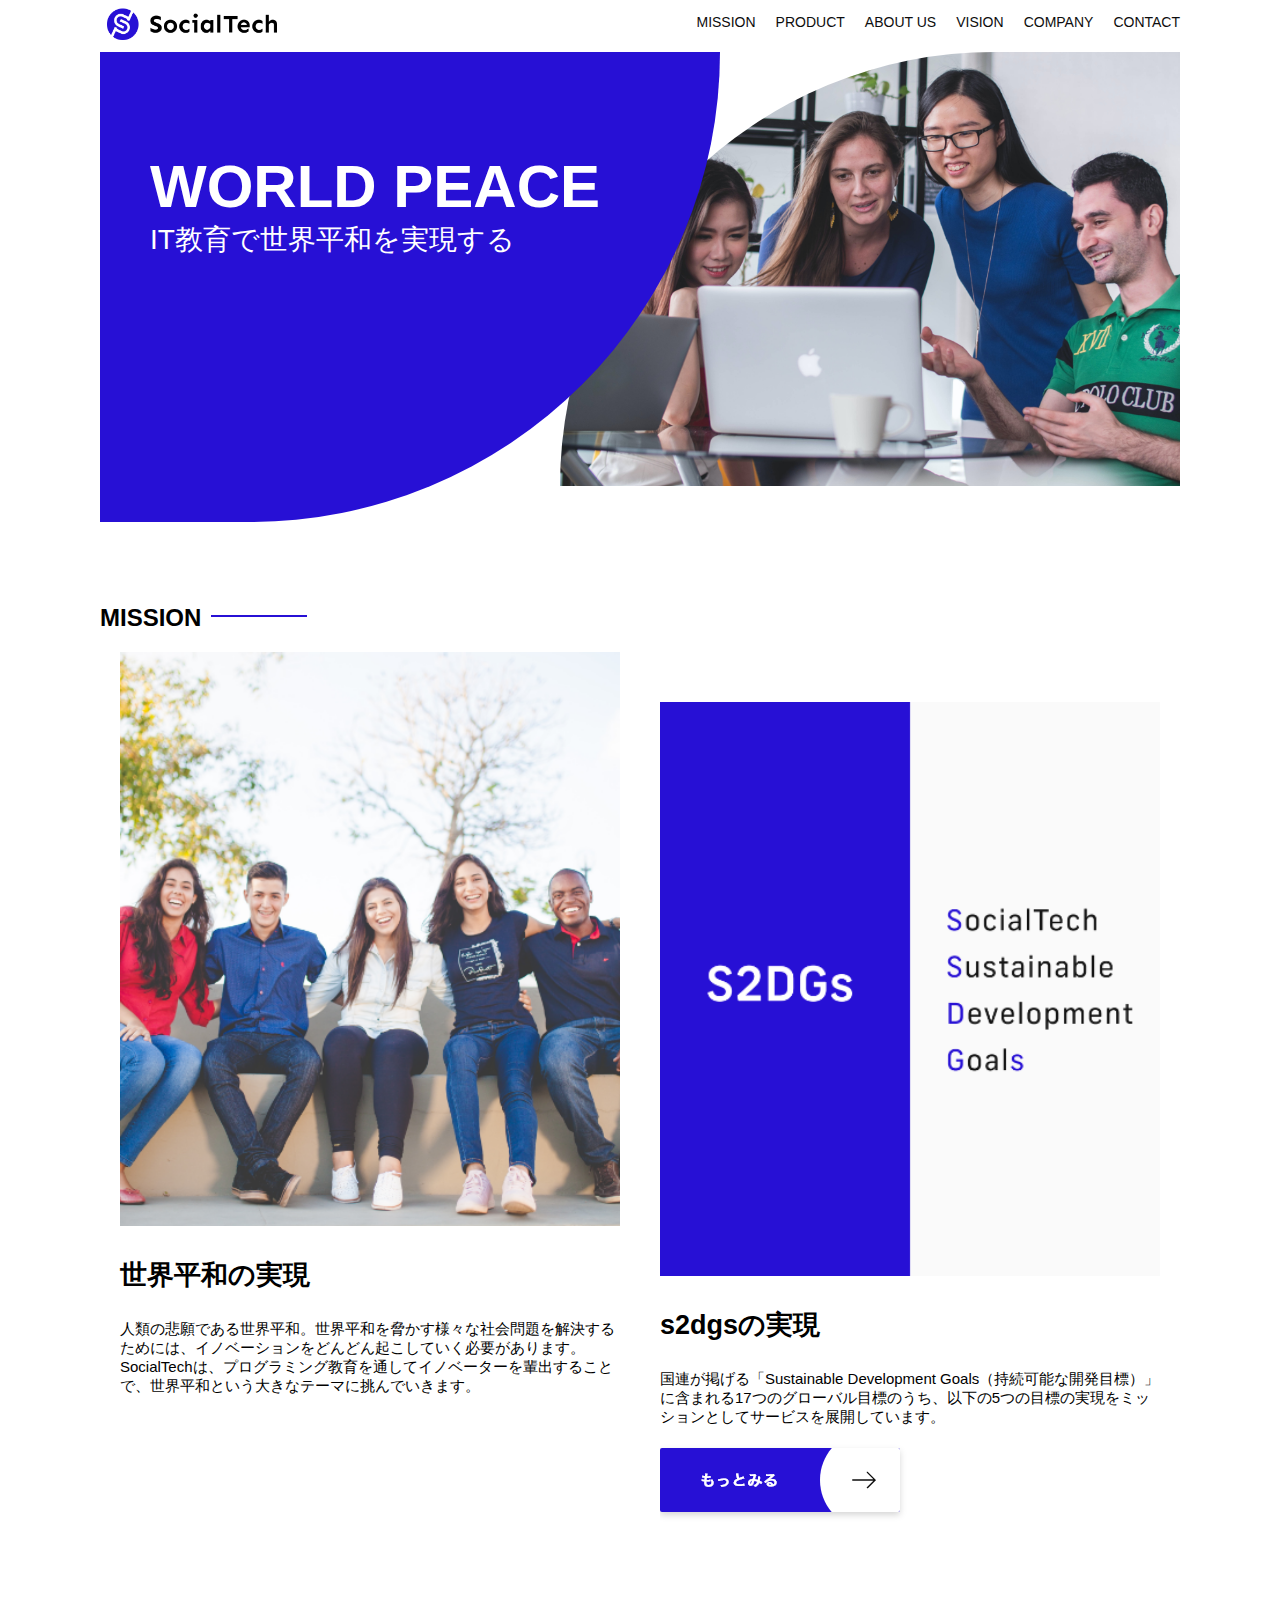
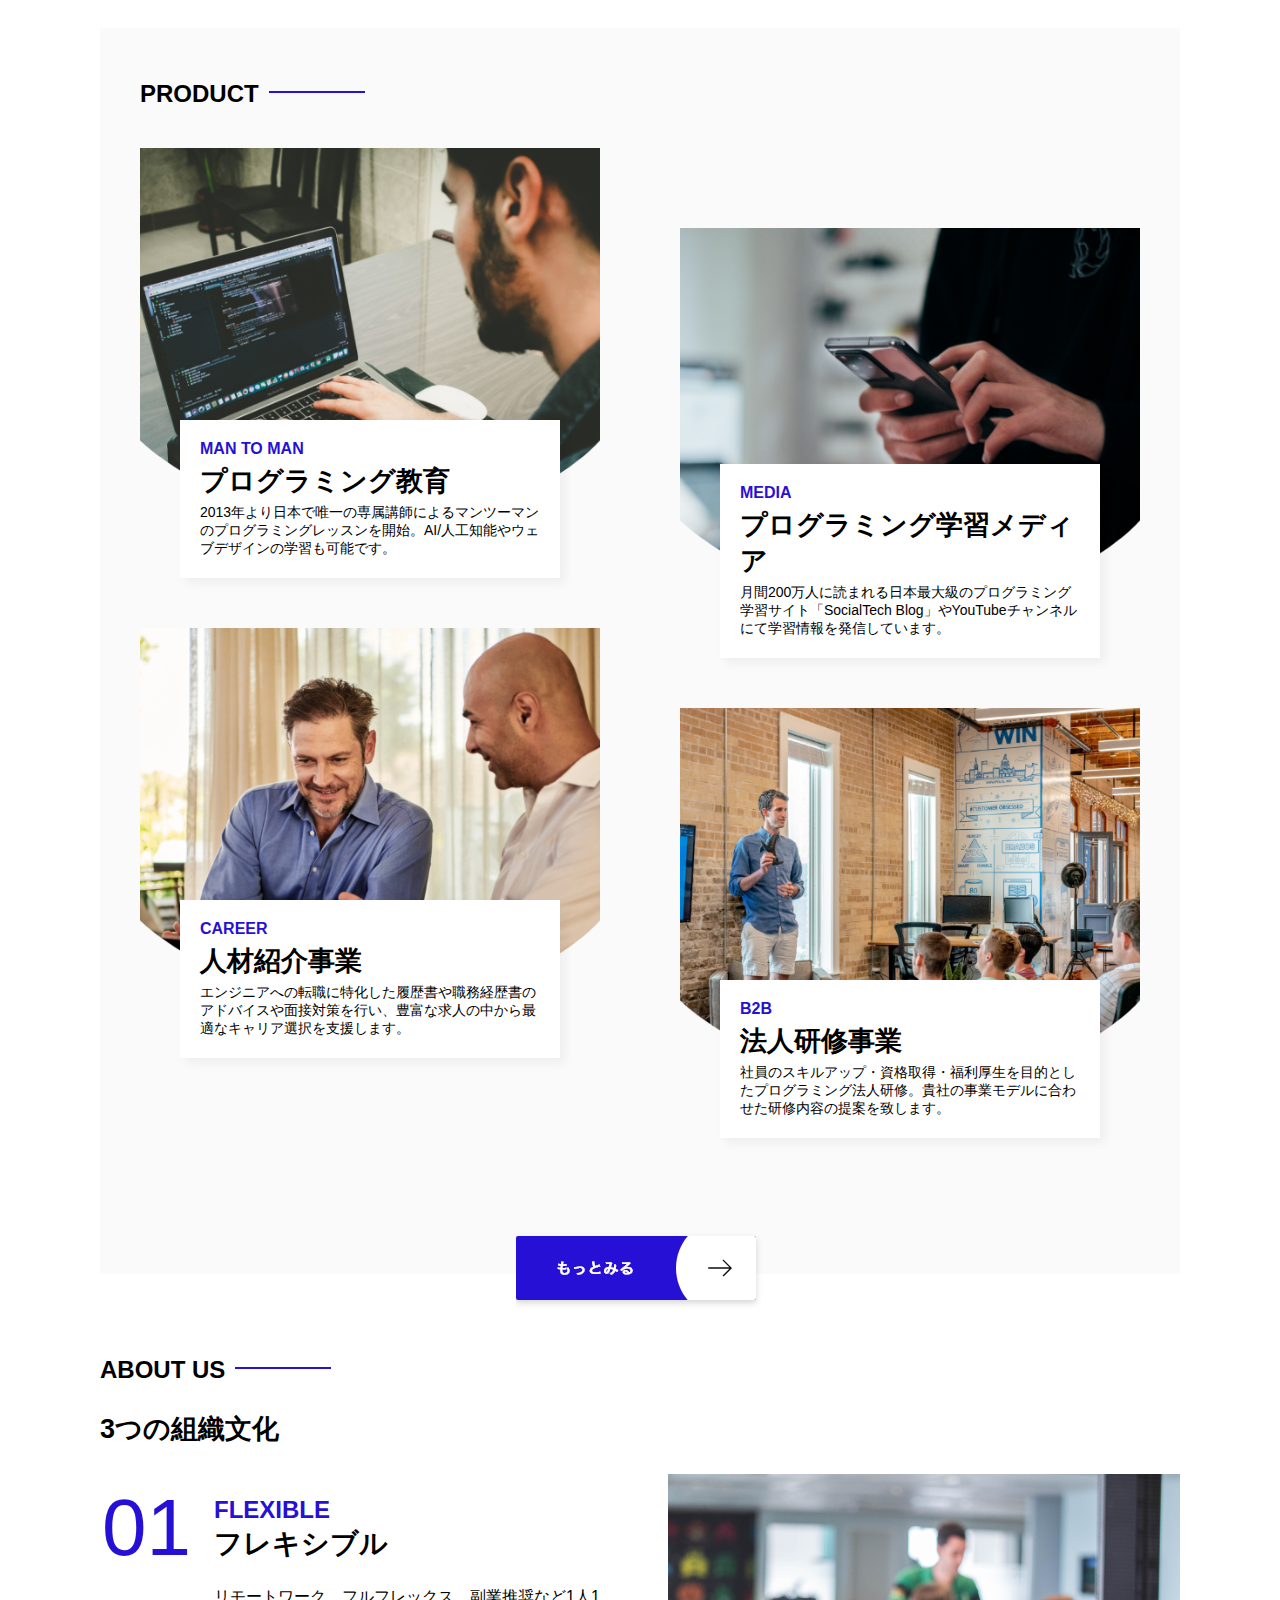
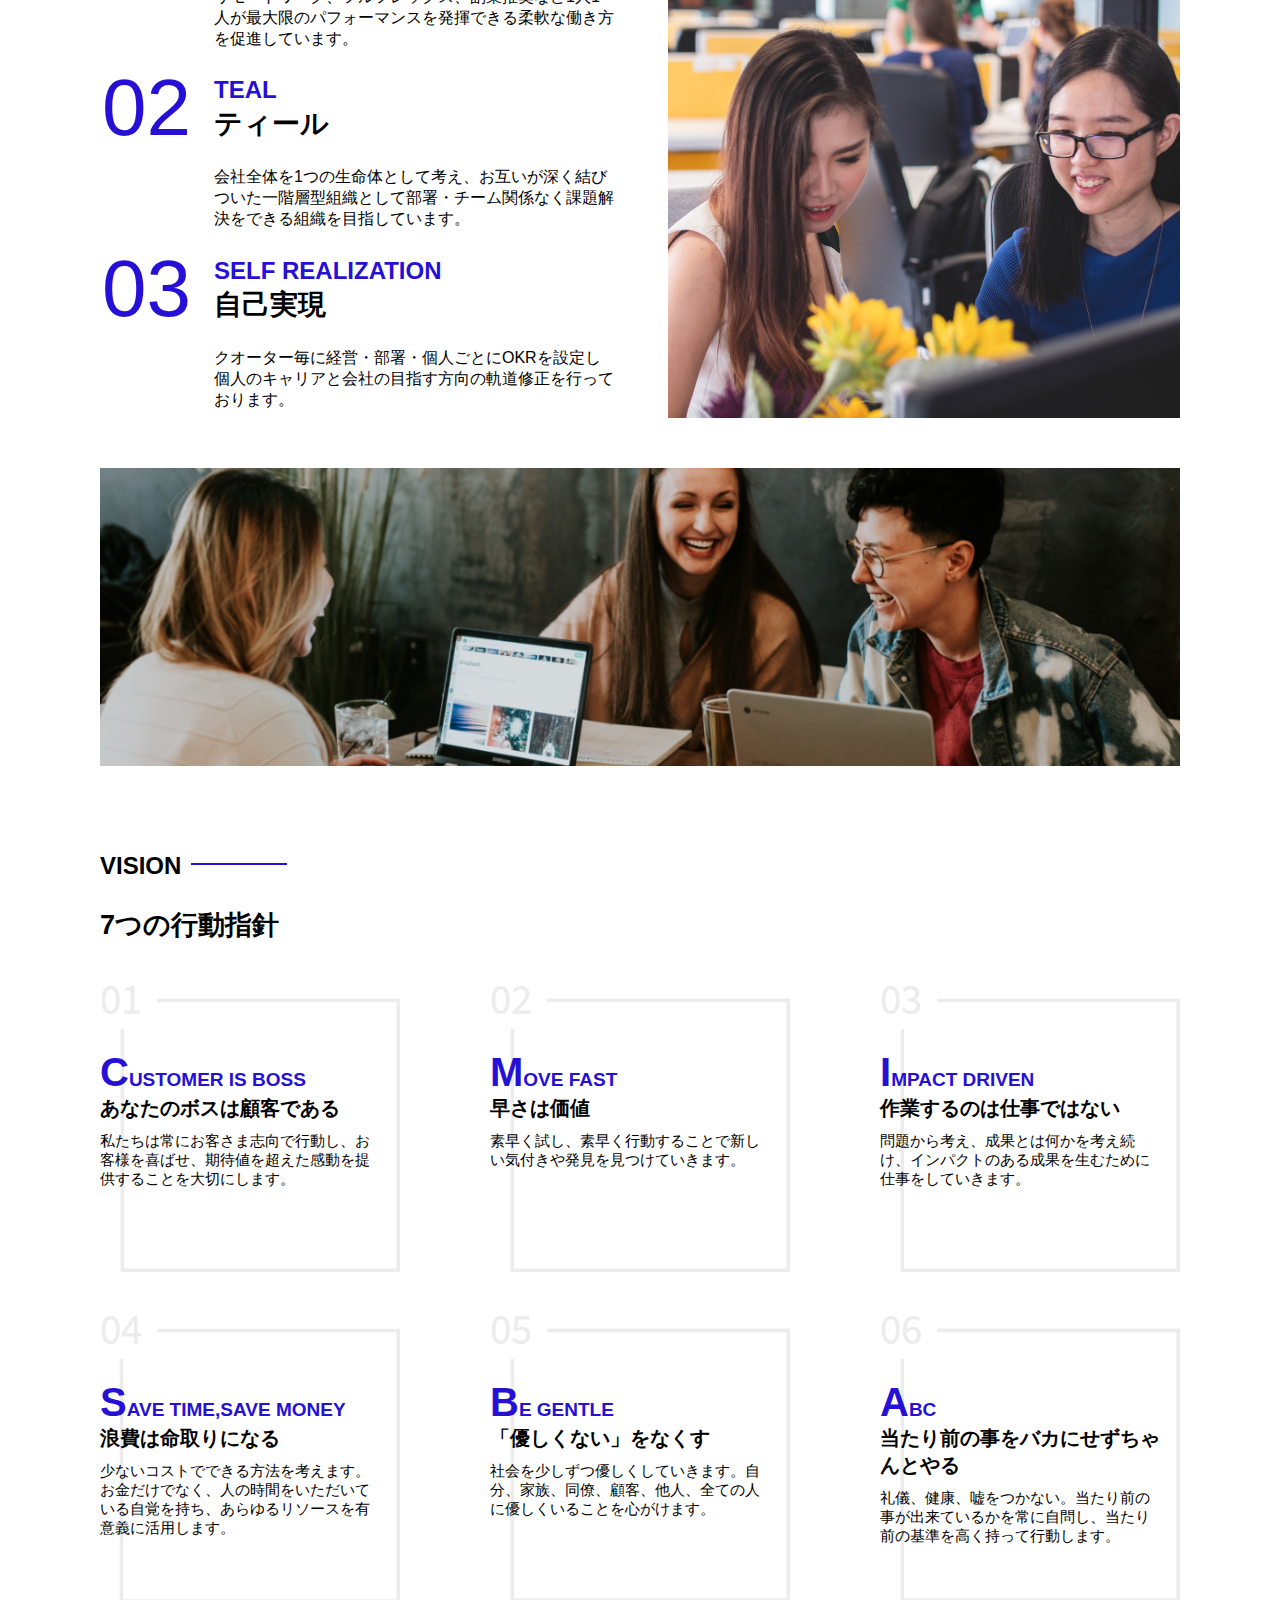
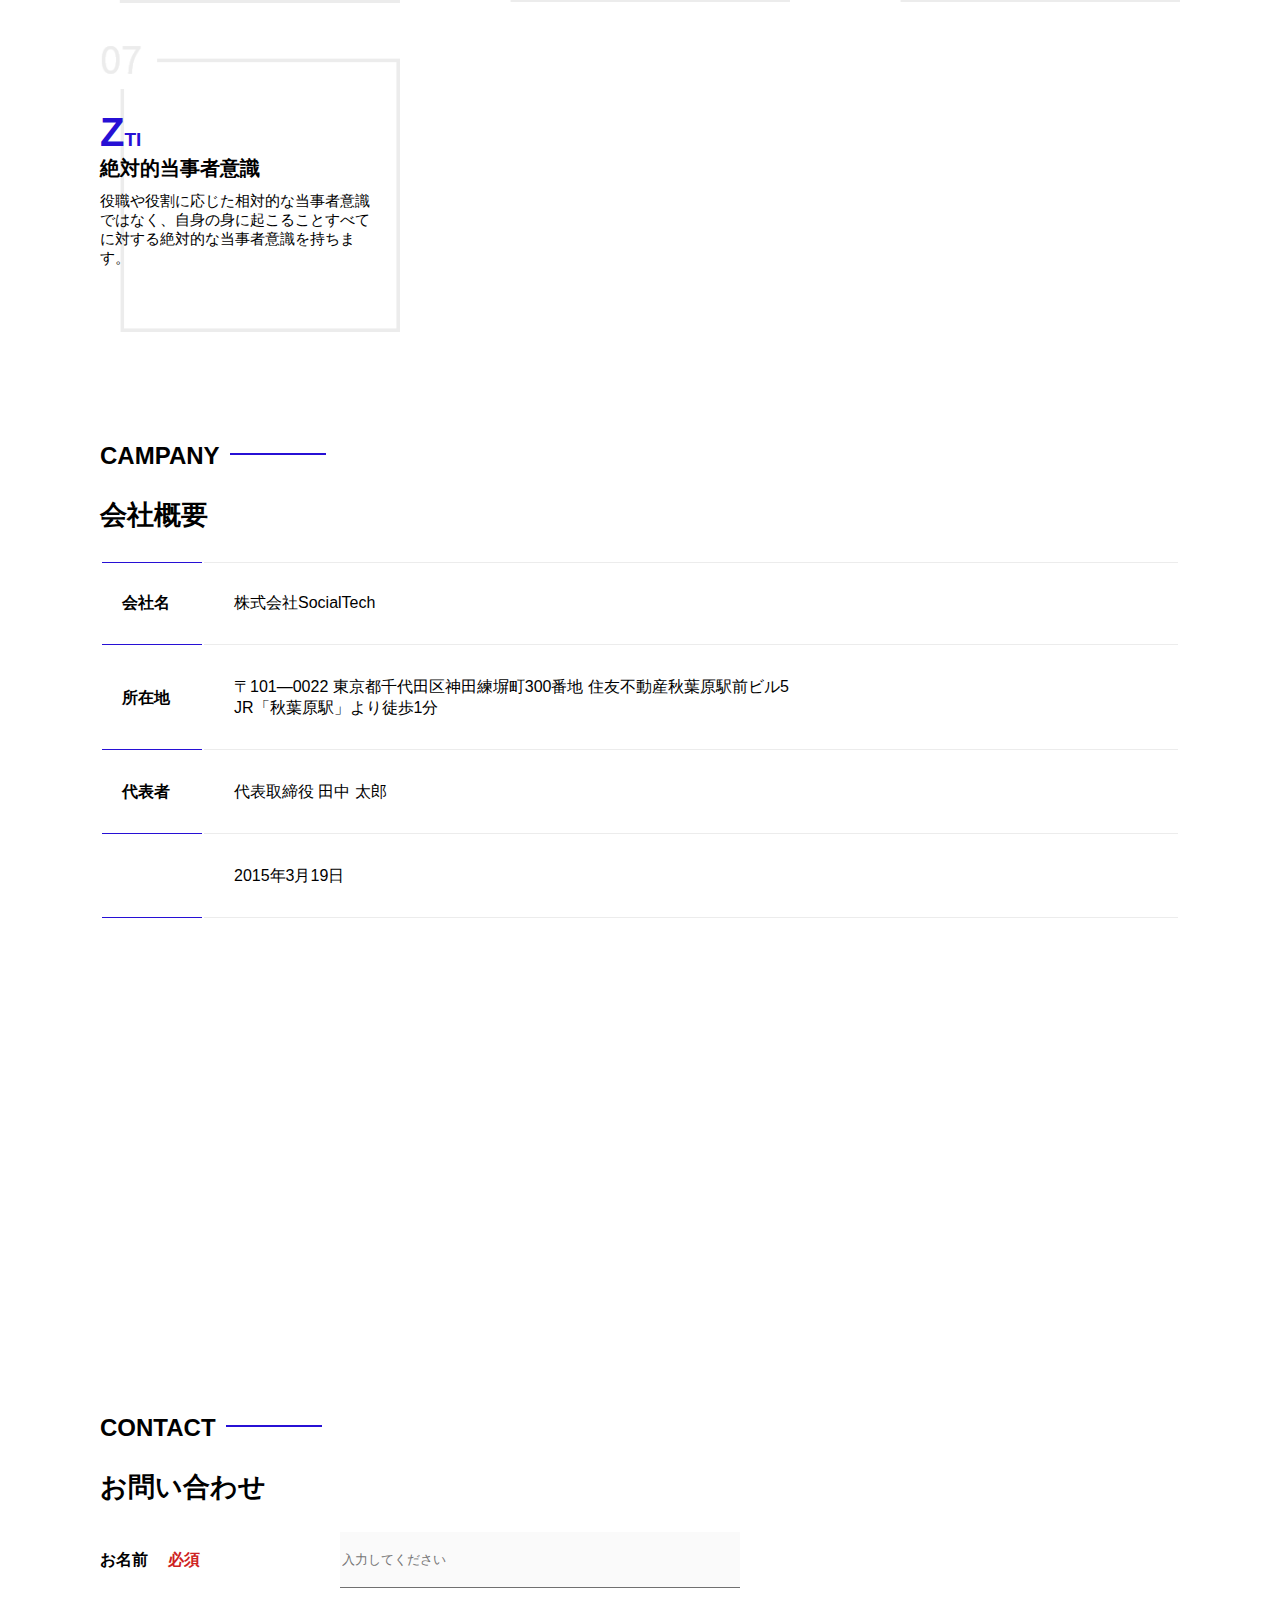
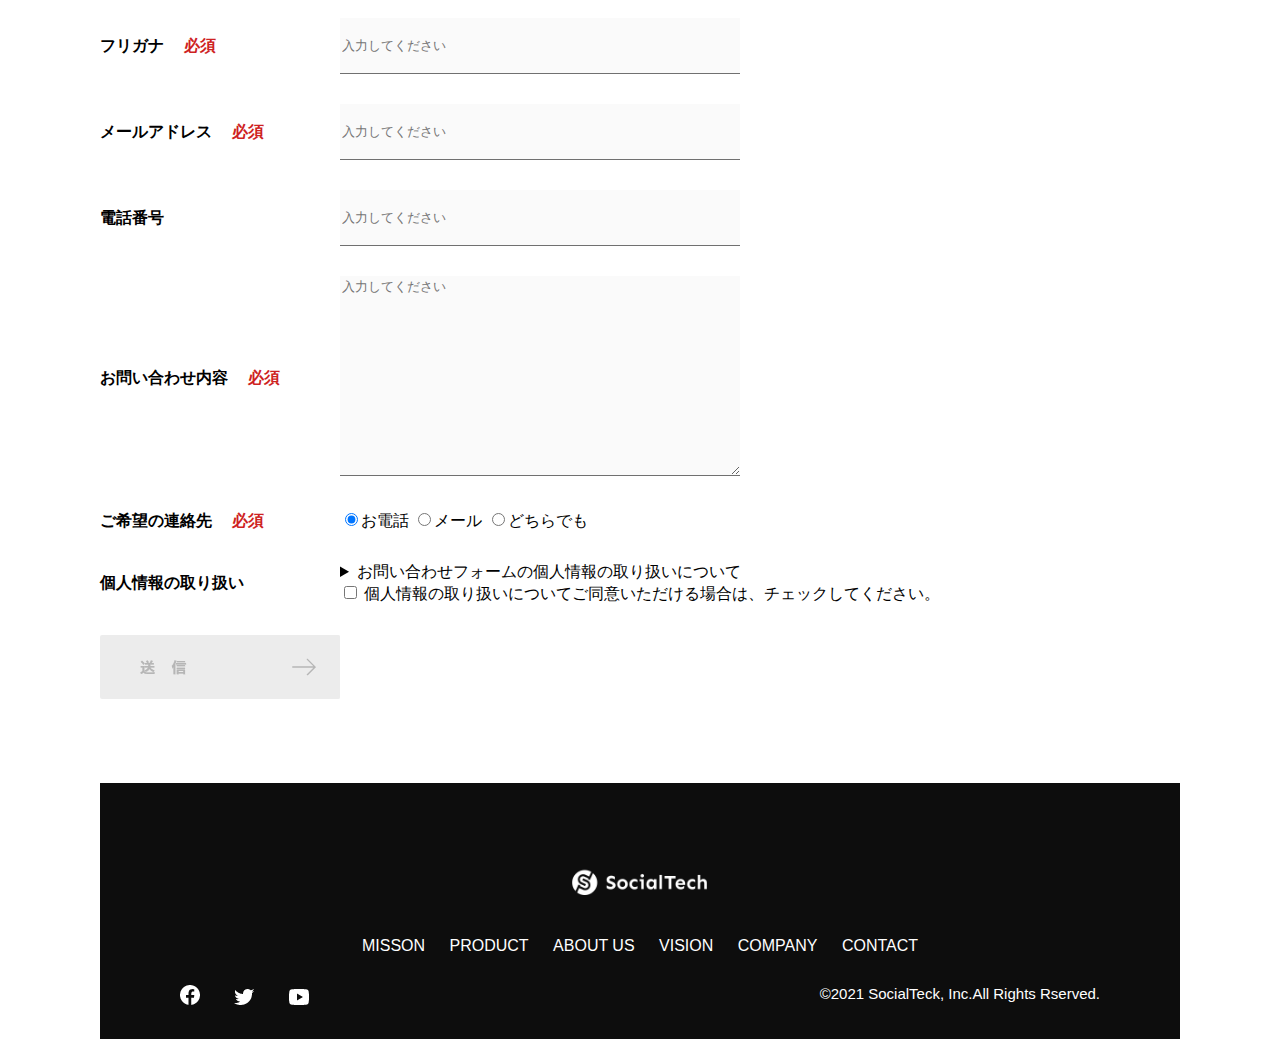
<file: index.html>
<!DOCTYPE html>
<html lang="ja">
<head>
    <meta charset="UTF-8">
    <meta name="description" content="SocialTeckはEdTeck業界のリーディングカンパニーを目指します。">
    <meta name="viewport" content="width=device-width, initial-scale=1.0">
    <link rel="stylesheet" href="style.css">
    <title>SocialTeck</title>
</head>
<body>
     <header>
         <!-- ロゴ -->
         <a href="index.html" id="logo">
             <img src="images/logo.png" alt="トップページに戻る">
        </a>
         <!-- PC用ナビゲーション -->
         <nav id="nav-pc">
             <ul>
                 <li><a href="mission.html">MISSION</a></li>
                 <li><a href="product.html">PRODUCT</a></li>
                 <li><a href="index.html#aboutus">ABOUT US</a></li>
                 <li><a href="index.html#vision">VISION</a></li>
                 <li><a href="index.html#company">COMPANY</a></li>
                 <li><a href="index.html#contact">CONTACT</a></li>              
             </ul>
          </nav>
          <!--　スマホ用メニューボタン -->
          <button id="menu-sp"  onclick="document.getElementById('nav-sp').style.display = 'block'">
              <img src="images/button-menu.png" alt="ナビゲーションを開く">
          </button>
          <!-- スマホ用ナビゲーション -->
           <div id="nav-sp">
               <button id="close" onclick="document.getElementById('nav-sp').style.display = 'none'">
                  <img src="images/button-close.png" alt="ナビゲーションを閉じる">
               </button>
             <nav>
                 <ul>
                     <li>
                         <a id="logo-sp" href="index.html" onclick="document.getElementById('nav-sp').style.display = 'none'"><img src="images/logo-sp.png" alt="トップページに戻る"></a>
                     </li>
                     <li><a class="menu" href="mission.html" onclick="document.getElementById('nav-sp').style.display = 'none'">MISSION</a></li>
                     <li><a class="menu" href="product.html" onclick="document.getElementById('nav-sp').style.display = 'none'">PRODUCT</a></li>
                     <li><a class="menu" href="index.html#aboutus" onclick="document.getElementById('nav-sp').style.display = 'none'">ABOUT US</a></li>
                     <li><a class="menu" href="index.html#vision" onclick="document.getElementById('nav-sp').style.display = 'none'">VISION</a></li>
                     <li><a class="menu" href="index.html#company" onclick="document.getElementById('nav-sp').style.display = 'none'">COMPANY</a></li>
                     <li><a class="menu" href="index.html#contact" onclick="document.getElementById('nav-sp').style.display = 'none'">CONTACT</a></li>
                 </ul>
              </nav>
             <div id="sns">
                 <a href="https://www.facebook.com/sejuku2013">
                     <img src="images/button-facebook.png" alt="Facebookのリンク">
                 </a>
                 <a href="https://twitter.com/samuraijuku">
                     <img src="images/button-twitter.png" alt="Twitterのリンク">
                  </a>
                 <a href="https://www.youtube.com/channel/UCCFOQO5aDK0xXam4cUQXT8g">
                     <img src="images/button-youtube.png" alt="YouTubeのリンク">
                 </a>
             </div>
          </div>
      </header>
     <main>
          <article>
             <!-- メインビジュアル -->
             <section id="main-visual">
                 <div id="main-message">
                     <h1>WORLD PEACE</h1>
                     <p>IT教育で世界平和を実現する</p>
                 </div>
                 <img src="images/index/index-main.png" alt="PCの周りに集まる多国籍の仲間たち">
             </section>
             <!-- ミッション -->
             <section id="mission">
                 <h2 class="index-h2">MISSION</h2>
                 <div id="mission-flex">
                     <div>
                         <img id="mission-photo" src="images/index/index-mission.png" alt="屋外のベンチで写真を撮影する多国籍の仲間たち">
                         <h3>世界平和の実現</h3>
                         <p>人類の悲願である世界平和。世界平和を脅かす様々な社会問題を解決するためには、イノベーションをどんどん起こしていく必要があります。SocialTechは、プログラミング教育を通してイノベーターを輩出することで、世界平和という大きなテーマに挑んでいきます。
                         </p>
                     </div>
                      <div>
                         <img id="s2dgs" src="images/index/s2dgs.png" alt="s2dgs">
                         <h3>s2dgsの実現</h3>
                         <p>国連が掲げる「Sustainable Development Goals（持続可能な開発目標）」に含まれる17つのグローバル目標のうち、以下の5つの目標の実現をミッションとしてサービスを展開しています。
                         </p>
                         <a href="mission.html">
                         <img src="images/button-more.png" alt="もっとみる">
                         </a>
                      </div>
                 </div>
             </section>
             <!-- プロダクト -->
             <section id="product">
                 <h2 class="index-h2">PRODUCT</h2>
                 <div class="product-flex">
                     <div id="product-left">
                         <div >
                              <img class="product-photo" src="images/index/index-mantoman.png" alt="PCでコードを書く男性">
                              <div class="product-explain">
                                 <span>MAN TO MAN</span>
                                 <h3>プログラミング教育</h3>
                                 <p>2013年より日本で唯一の専属講師によるマンツーマンのプログラミングレッスンを開始。AI/人工知能やウェブデザインの学習も可能です。</p>
                             </div>
                         </div>
                         <div>
                             <img class="product-photo" src="images/index/index-career.png" alt="笑顔で話し合う2人の男性">
                             <div class="product-explain">
                                 <span>CAREER</span>
                                 <h3>人材紹介事業</h3>
                                 <p>エンジニアへの転職に特化した履歴書や職務経歴書のアドバイスや面接対策を行い、豊富な求人の中から最適なキャリア選択を支援します。</p>
                             </div>
                         </div>
                     </div>
                     <div id="product-right">
                         <div>
                             <img class="product-photo" src="images/index/index-media.png" alt="スマートフォンを操操作する人">
                             <div class="product-explain">
                                 <span>MEDIA</span>
                                 <h3>プログラミング学習メディア</h3>
                                 <p>月間200万人に読まれる日本最大級のプログラミング学習サイト「SocialTech Blog」やYouTubeチャンネルにて学習情報を発信しています。</p>
                             </div>
                         </div>
                         <div>
                             <img class="product-photo" src="images/index/index-b2b.png" alt="講演中の男性とそれを聴く人々">
                             <div class="product-explain">
                                 <span>B2B</span>
                                 <h3>法人研修事業</h3>
                                 <p>社員のスキルアップ・資格取得・福利厚生を目的としたプログラミング法人研修。貴社の事業モデルに合わせた研修内容の提案を致します。</p>
                             </div>
                         </div>
                      </div>
                  </div>
                 <div id="product-more">
                     <a href="product.html">
                          <img src="images/button-more.png" alt="もっとみる">
                      </a>
                 </div>
             </section>
              <!-- ABOUT　US -->
             <section id="aboutus">
                 <h2 class="index-h2">ABOUT US</h2>
                 <h3>3つの組織文化</h3>
                 <div>
                     <table class="culture-table">
                         <tr>
                             <td class="culture-num">01</td>
                             <th><span class="culture-en">FLEXIBLE</span><br>フレキシブル</th>
                         </tr>
                         <tr>
                             <td>
                                <!-- 空のセル -->
                             </td>
                             <td class="culture-description">リモートワーク、フルフレックス、副業推奨など1人1人が最大限のパフォーマンスを発揮できる柔軟な働き方を促進しています。</td>
                         </tr>
                         <tr>
                             <td class="culture-num">02</td>
                             <th><span class="culture-en">TEAL</span><br>ティール</th>
                         </tr>
                         <tr>
                             <td>
                                <!-- 空のセル -->
                             </td>
                             <td class="culture-description">会社全体を1つの生命体として考え、お互いが深く結びついた一階層型組織として部署・チーム関係なく課題解決をできる組織を目指しています。</td>
                         </tr>
                         <tr>
                             <td class="culture-num">03</td>
                             <th><span class="culture-en">SELF REALIZATION</span><br>自己実現</th>
                         </tr>
                         <tr>
                             <td>
                                <!-- 空のセル -->
                             </td>
                             <td class="culture-description">クオーター毎に経営・部署・個人ごとにOKRを設定し個人のキャリアと会社の目指す方向の軌道修正を行っております。</td>
                         </tr>
                     </table>  
                     <img class="culture-img" src="images/index/index-aboutus1.png" alt="笑顔で話し合う2人の女性">              
                  </div>
                  <img class="culture-img2" src="images/index/index-aboutus2.png" alt="笑顔で話し合う3人の男女">
               </section>
               <!-- VISION -->
              <section id="vision">
                  <h2 class="index-h2">VISION</h2>
                  <h3>7つの行動指針</h3>
                  <div>
                      <div class="vision-box">
                         <img src="images/index/vision-01.png " alt="01">
                          <div>
                             <h4>CUSTOMER IS BOSS</h4>
                             <h5>あなたのボスは顧客である</h5>
                             <p>私たちは常にお客さま志向で行動し、お客様を喜ばせ、期待値を超えた感動を提供することを大切にします。</p>
                          </div>
                     </div>
                     <div class="vision-box">
                          <img src="images/index/vision-02.png" alt="02">
                          <div>
                             <h4>MOVE FAST</h4>
                             <h5>早さは価値</h5>
                             <p>素早く試し、素早く行動することで新しい気付きや発見を見つけていきます。</p>                   
                         </div>
                     </div>
                     <div class="vision-box">
                          <img src="images/index/vision-03.png" alt="03">
                          <div>
                             <h4>IMPACT DRIVEN</h4>
                             <h5>作業するのは仕事ではない</h5>
                             <p>問題から考え、成果とは何かを考え続け、インパクトのある成果を生むために仕事をしていきます。</p>  
                          </div>
                     </div>
                     <div class="vision-box">
                         <img src="images/index/vision-04.png" alt="04">
                         <div>
                             <h4>SAVE TIME,SAVE MONEY</h4>
                             <h5>浪費は命取りになる</h5>
                             <P>少ないコストでできる方法を考えます。お金だけでなく、人の時間をいただいている自覚を持ち、あらゆるリソースを有意義に活用します。</P>   
                         </div>
                      </div>
                      <div class="vision-box">
                         <img src="images/index/vision-05.png" alt="05">
                          <div>
                              <h4>BE GENTLE</h4>
                             <h5>「優しくない」をなくす</h5>
                             <p>社会を少しずつ優しくしていきます。自分、家族、同僚、顧客、他人、全ての人に優しくいることを心がけます。</p>
                         </div>   
                       </div>
                     <div class="vision-box">
                         <img src="images/index/vision-06.png">
                          <div>
                             <h4>ABC</h4>
                             <h5>当たり前の事をバカにせずちゃんとやる</h5>
                             <p>礼儀、健康、嘘をつかない。当たり前の事が出来ているかを常に自問し、当たり前の基準を高く持って行動します。</p>
                          </div>
                       </div>
                     <div class="vision-box">
                         <img src="images/index/vision-07.png" alt="07">
                         <div>
                             <h4>ZTI</h4>
                             <h5>絶対的当事者意識</h5>
                             <p>役職や役割に応じた相対的な当事者意識ではなく、自身の身に起こることすべてに対する絶対的な当事者意識を持ちます。</p>
                         </div>
                       </div>
                  </div>
              </section>
               <!-- CAMPANY -->
              <section id="company">
                  <h2 class="index-h2">CAMPANY</h2>
                  <h3>会社概要</h3>
                  <table id="company-table">
                     <tr>
                         <th class="tableheader tableheader-first">会社名</th>
                         <td class="cell cell-first">株式会社SocialTech</td>
                     </tr>
                     <tr>
                         <th class="tableheader">所在地</th>
                         <td class="cell">〒101―0022 東京都千代田区神田練塀町300番地 住友不動産秋葉原駅前ビル5<br>JR「秋葉原駅」より徒歩1分</td>
                     </tr>
                      <tr>
                         <th class="tableheader">代表者</th>
                         <td class="cell">代表取締役 田中 太郎</td>
                     </tr>
                     <tr>
                         <th class="tableheader"></th>
                         <td class="cell">2015年3月19日</td>
                     </tr>
                  </table>
                  <iframe src="https://www.google.com/maps/embed?pb=!1m18!1m12!1m3!1d3240.068854019517!2d139.77246391744384!3d35.699923199999986!2m3!1f0!2f0!3f0!3m2!1i1024!2i768!4f13.1!3m3!1m2!1s0x60188fee13660e23%3A0x77137876edf742ac!2z5L2P5Y-L5LiN5YuV55Sj56eL6JGJ5Y6f6aeF5YmN44OT44Or!5e0!3m2!1sja!2sjp!4v1720681712605!5m2!1sja!2sjp" style="border:0;" allowfullscreen="" loading="lazy" >
                  </iframe>
             </section>
                <!-- お問い合わせフォーム -->
             <section id="contact">
                 <h2 class="index-h2">CONTACT</h2>
                 <h3>お問い合わせ</h3>
                 <form>
                     <div>
                         <div class="contact-heading">
                             <label class="contact-label">お名前<span class="contact-span">必須</span></label>
                         </div>
                         <div>
                             <input type="text" name="name" placeholder="入力してください" class="contact-textbox">
                         </div>
                     </div>
                     <div>
                         <div class="contact-heading">
                             <label class="contact-label">フリガナ<span class="contact-span">必須</span></label>
                         </div>
                         <div>
                             <input type="text" name="hurigana" placeholder="入力してください" class="contact-textbox">
                         </div>
                     </div>
                     <div>
                         <div class="contact-heading">
                             <label class="contact-label">メールアドレス<span class="contact-span">必須</span></label>
                         </div>
                         <div>
                             <input type="text" name="email" placeholder="入力してください" class="contact-textbox">
                         </div>
                     </div>
                     <div>
                          <div class="contact-heading">
                             <label class="contact-label">電話番号</label>
                          </div>
                          <div>
                             <input type="text" name="tell" placeholder="入力してください" class="contact-textbox">
                          </div>
                     </div>
                     <div>
                         <div class="contact-heading">
                             <label class="contact-label">お問い合わせ内容<span class="contact-span">必須</span></label>
                         </div>
                         <div>
                             <textarea class="contact-textarea" placeholder="入力してください" name="message"></textarea>
                         </div>
                     </div>
                     <div>
                         <div class="contact-heading">
                             <label class="contact-label">ご希望の連絡先<span class="contact-span">必須</span></label>
                         </div>
                         <div>
                             <input class="radiobutton" type="radio" value="tel" name="contact" checked><label>お電話</label>
                             <input class="radiobutton" type="radio" value="mail" name="contact"><label>メール</label>
                             <input class="radiobutton" type="radio" value="both" name="contact"><label>どちらでも</label>
                         </div>
                     </div>
                      <div>
                         <div class="contact-heading">
                             <label class="contact-label">個人情報の取り扱い</label>
                         </div>
                         <div>
                             <details>
                                  <summary>お問い合わせフォームの個人情報の取り扱いについて</summary>
                                  <div>
                                  <dl>
                                      <dt>１．組織の名称又は氏名</dt>
                                       <dd>株式会社SocialTech</dd>
                                      <dt>２．個人情報保護管理者（若しくはその代理人）の氏名又は職名、所属及び連絡先</dt>
                                      <dd>
                                         <p>鈴木 一郎 コーポレート部</p>
                                         <p>メールアドレス：samurai@example.com</p>
                                         <p>TEL：03-1234-5678</p>
                                      </dd>
                                      <dt>３．個人情報の利用目的</dt>
                                      <dd>
                                           <ul>
                                              <li>本サービス及び本サービスに関連する情報の提供又はそれらに関する連絡のため</li>
                                              <li>ユーザーの本人確認のため</li>
                                              <li>当社サービスのご案内のため</li>
                                              <li>当社の商品等の広告または宣伝（電子メールによるものを含むものとします。）</li>
                                          </ul>
                                      </dd>
                                        <dt>４．個人情報の取り扱い業務の委託</dt>
                                        <dd>個人情報の取扱業務の全部または一部を外部に業務委託する場合があります。その際、弊社は、個人情報を適切に保護できる管理体制を敷き実行していることを条件として委託先を厳選したうえで、機密保持契約を委託先と締結し、お客様の個人情報を厳密に管理させます。</dd>
                                        <dt>５．個人情報の開示等の請求</dt>
                                       <dd>
                                         お客様は、弊社に対してご自身の個人情報の開示等（利用目的の通知、開示、内容の訂正・追加・削除、利用の停止または消去、第三者への提供の停止）に関して、当社問合わせ窓口に申し出ることができます。<br>
                                         その際、弊社はお客様ご本人を確認させていただいたうえで、合理的な期間内に対応いたします。<br>
                                          なお、個人情報に関する弊社問合わせ先は、次の通りです。
                                     </dd>
                                     <dd>
                                         <p>株式会社SocialTech　個人情報問合せ窓口</p>
                                         <p>〒150-0043　東京都千代田区神田練塀町300番地 住友不動産秋葉原駅前ビル5F</p>
                                         <p>メールアドレス：samurai@example.com　TEL：03-1234-5678</p>
                                      </dd>
                                       <dt>６．個人情報を提供されることの任意性について</dt>
                                       <dd>お客様がご自身の個人情報を弊社に提供されるか否かは、お客様のご判断によりますが、もしご提供されない場合には、適切なサービスが提供できない場合がありますので予めご了承ください。</dd>
                                  </dl>
                                  </div>
                              </details>
                             <input type="checkbox" name="agree">
                             <span>個人情報の取り扱いについてご同意いただける場合は、チェックしてください。</span>
                         </div>
                     </div>
                      <input type="image" src="images/button-submit.png" alt="送信する">
                 </form>
             </section>
           </article>
    </main>
    <footer>
         <div id="footer-logo">
             <img src="images/logo-sp.png" alt="SocialTeck">
         </div>
             <div id="footer-link">
                 <a href="misson.html">MISSON</a>
                 <a href="product.html">PRODUCT</a>
                 <a href="index.html#aboutus">ABOUT US</a>
                 <a href="index.html#vision">VISION</a>
                 <a href="index.html#company">COMPANY</a>
                 <a href="index.html#contact">CONTACT</a>
             </div>
             <div id="sns-footer">
                 <div class="sns-btns">
                     <a href="https://www.facebook.com/sejuku2013"><img src="images/button-facebook.png" alt="Facebookのリンク"></a>
                     <a href="https://twitter.com/samuraijuku"><img src="images/button-twitter.png" alt="Twitterのリンク"></a>
                     <a href="https://www.youtube.com/channel/UCCFOQO5aDK0xXam4cUQXT8g"><img src="images/button-youtube.png" alt="YouTubeのリンク"></a>
                 </div>
                 <p id="copyright">&copy;2021 SocialTeck, Inc.All Rights Rserved.</p>
             </div>
    </footer>
    </body>
</html>
</file>
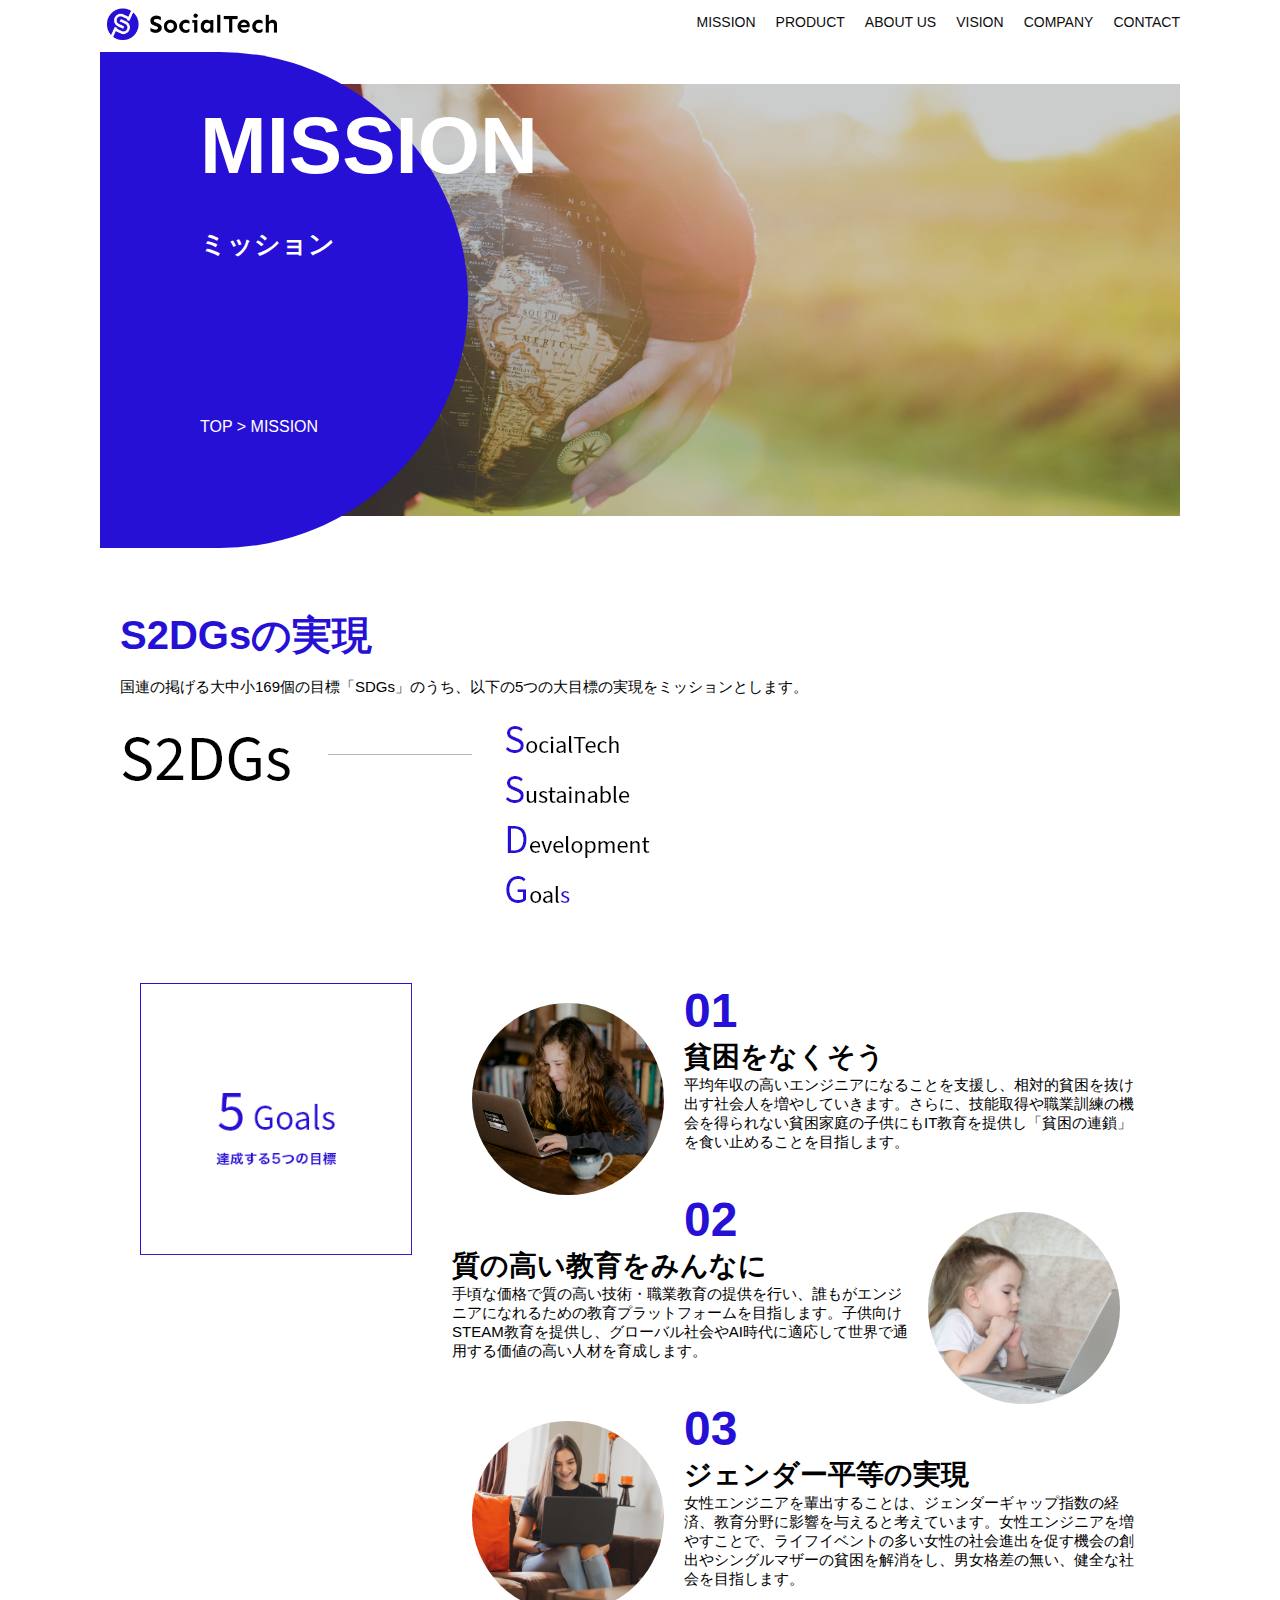
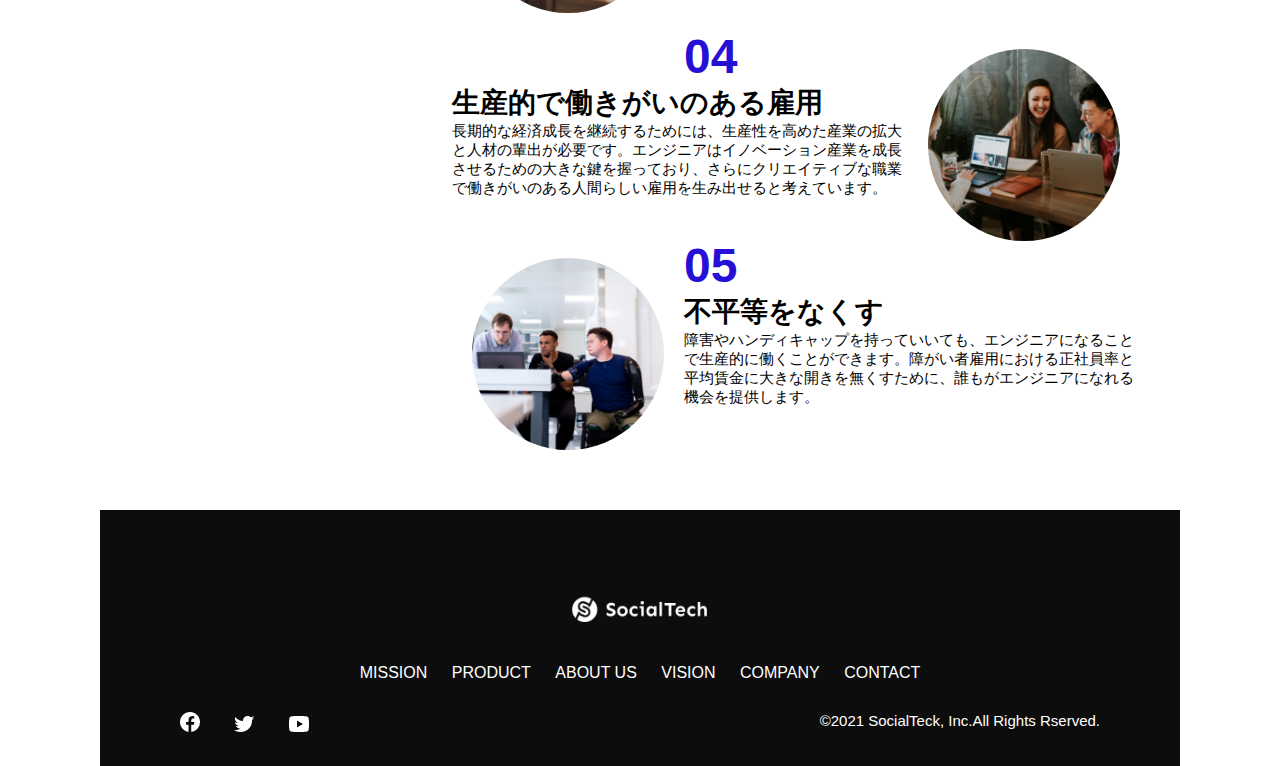
<file: mission.html>
<!DOCTYPE html>
<html lang="ja">
<head>
    <meta charset="UTF-8">
    <meta name="description" content="SocialTechが目指す5つの目標（S2DGs）を紹介します">
    <meta name="viewport" content="width=device-width, initial-scale=1.0">
    <link rel="stylesheet" href="style.css">
    <title>SocialTeck - MISSION ミッション -</title>
</head>
<body>
     <header>
         <!-- ロゴ -->
         <a href="index.html" id="logo">
             <img src="images/logo.png" alt="トップページに戻る">
        </a>
         <!-- PC用ナビゲーション -->
         <nav id="nav-pc">
             <ul>
                 <li><a href="mission.html">MISSION</a></li>
                 <li><a href="product.html">PRODUCT</a></li>
                 <li><a href="index.html#aboutus">ABOUT US</a></li>
                 <li><a href="index.html#vision">VISION</a></li>
                 <li><a href="index.html#company">COMPANY</a></li>
                 <li><a href="index.html#contact">CONTACT</a></li>              
             </ul>
          </nav>
          <!--　スマホ用メニューボタン -->
          <button id="menu-sp"  onclick="document.getElementById('nav-sp').style.display = 'block'">
              <img src="images/button-menu.png" alt="ナビゲーションを開く">
          </button>
          <!-- スマホ用ナビゲーション -->
           <div id="nav-sp">
               <button id="close" onclick="document.getElementById('nav-sp').style.display = 'none'">
                  <img src="images/button-close.png" alt="ナビゲーションを閉じる">
               </button>

                 <nav>
                 <ul>
                     <li>
                         <a id="logo-sp" href="index.html" onclick="document.getElementById('nav-sp').style.display = 'none'"><img src="images/logo-sp.png" alt="トップページに戻る"></a>
                     </li>
                     <li><a class="menu" href="mission.html" onclick="document.getElementById('nav-sp').style.display = 'none'">MISSION</a></li>
                     <li><a class="menu" href="product.html" onclick="document.getElementById('nav-sp').style.display = 'none'">PRODUCT</a></li>
                     <li><a class="menu" href="index.html#aboutus" onclick="document.getElementById('nav-sp').style.display = 'none'">ABOUT US</a></li>
                     <li><a class="menu" href="index.html#vision" onclick="document.getElementById('nav-sp').style.display = 'none'">VISION</a></li>
                     <li><a class="menu" href="index.html#company" onclick="document.getElementById('nav-sp').style.display = 'none'">COMPANY</a></li>
                     <li><a class="menu" href="index.html#contact" onclick="document.getElementById('nav-sp').style.display = 'none'">CONTACT</a></li>
                 </ul>
              </nav>
             <div id="sns">
                 <a href="https://www.facebook.com/sejuku2013">
                     <img src="images/button-facebook.png" alt="Facebookのリンク">
                 </a>
                 <a href="https://twitter.com/samuraijuku">
                     <img src="images/button-twitter.png" alt="Twitterのリンク">
                  </a>
                 <a href="https://www.youtube.com/channel/UCCFOQO5aDK0xXam4cUQXT8g">
                     <img src="images/button-youtube.png" alt="YouTubeのリンク">
                 </a>
             </div>
          </div>
      </header>

      <main>
         <article>
            <section id="mission-main">
                <div class="mission-main-inner">
                    <div id="mission-title">
                        <h1>MISSION<br><span>ミッション</span></h1>
                        <p>TOP > MISSION</p>
                    </div>
                </div>
            </section>

            <section id="mission-s2dgs">
                <h2 class="mission-h2">S2DGsの実現</h2>
                <p>国連の掲げる大中小169個の目標「SDGs」のうち、以下の5つの大目標の実現をミッションとします。</p>
                <img src="images/mission/mission-s2dgs.png" alt="S2DGs">
            </section>

            <section id="mission-five-goals">
                <div class="five-goals-image">
                    <img src="images/mission/mission-5goals.png" alt="5Goals">
                </div>
                <div class="five-goals-read">
                    <div>
                        <img class="fivegoals-image-left" src="images/mission/mission-5goals01.png" alt="PCを操作する女の子">
                        <span class="fivegoals-number">01</span>
                        <h3 class="fivegoals-h3">貧困をなくそう</h3>
                        <p class="fivegoals-p">平均年収の高いエンジニアになることを支援し、相対的貧困を抜け出す社会人を増やしていきます。さらに、技能取得や職業訓練の機会を得られない貧困家庭の子供にもIT教育を提供し「貧困の連鎖」を食い止めることを目指します。</p>
                    </div>
                    <div>
                        <img class="fivegoals-image-right" src="images/mission/mission-5goals02.png" alt="PCを見つめる小さい女の子">
                        <span class="fivegoals-number">02</span>
                        <h3 class="fivegoals-h3">質の高い教育をみんなに</h3>
                        <p class="fivegoals-p">手頃な価格で質の高い技術・職業教育の提供を行い、誰もがエンジニアになれるための教育プラットフォームを目指します。子供向けSTEAM教育を提供し、グローバル社会やAI時代に適応して世界で通用する価値の高い人材を育成します。</p>
                   </div>
                   <div>
                        <img class="fivegoals-image-left" src="images/mission/mission-5goals03.png" alt="PCを操作する女性">
                        <span class="fivegoals-number">03</span>
                        <h3 class="fivegoals-h3">ジェンダー平等の実現</h3>
                        <p class="fivegoals-p">女性エンジニアを輩出することは、ジェンダーギャップ指数の経済、教育分野に影響を与えると考えています。女性エンジニアを増やすことで、ライフイベントの多い女性の社会進出を促す機会の創出やシングルマザーの貧困を解消をし、男女格差の無い、健全な社会を目指します。</p>
                   </div>
                   <div>
                        <img class="fivegoals-image-right" src="images/mission/mission-5goals04.png" alt="笑顔で話し合う3人の男女">
                        <span class="fivegoals-number">04</span>
                        <h3 class="fivegoals-h3">生産的で働きがいのある雇用</h3>
                        <p class="fivegoals-p">長期的な経済成長を継続するためには、生産性を高めた産業の拡大と人材の輩出が必要です。エンジニアはイノベーション産業を成長させるための大きな鍵を握っており、さらにクリエイティブな職業で働きがいのある人間らしい雇用を生み出せると考えています。</p>
                   </div>
                   <div>
                        <img class="fivegoals-image-left" src="images/mission/mission-5goals05.png" alt="障害を持つ男性が生き生きと働く様子">
                        <span class="fivegoals-number">05</span>
                        <h3 class="fivegoals-h3">不平等をなくす</h3>
                        <p class="fivegoals-p">障害やハンディキャップを持っていいても、エンジニアになることで生産的に働くことができます。障がい者雇用における正社員率と平均賃金に大きな開きを無くすために、誰もがエンジニアになれる機会を提供します。</p>
                   </div>
                </div>
            </section>




         </article>
      </main>

      <footer>
        <div id="footer-logo">
            <img src="images/logo-sp.png" alt="SocialTeck">
        </div>
            <div id="footer-link">
                <a href="misson.html">MISSION</a>
                <a href="product.html">PRODUCT</a>
                <a href="index.html#aboutus">ABOUT US</a>
                <a href="index.html#vision">VISION</a>
                <a href="index.html#company">COMPANY</a>
                <a href="index.html#contact">CONTACT</a>
            </div>
            <div id="sns-footer">
                <div class="sns-btns">
                    <a href="https://www.facebook.com/sejuku2013"><img src="images/button-facebook.png" alt="Facebookのリンク"></a>
                    <a href="https://twitter.com/samuraijuku"><img src="images/button-twitter.png" alt="Twitterのリンク"></a>
                    <a href="https://www.youtube.com/channel/UCCFOQO5aDK0xXam4cUQXT8g"><img src="images/button-youtube.png" alt="YouTubeのリンク"></a>
                </div>
                <p id="copyright">&copy;2021 SocialTeck, Inc.All Rights Rserved.</p>
            </div>
   </footer>
</body>
</html>
</file>
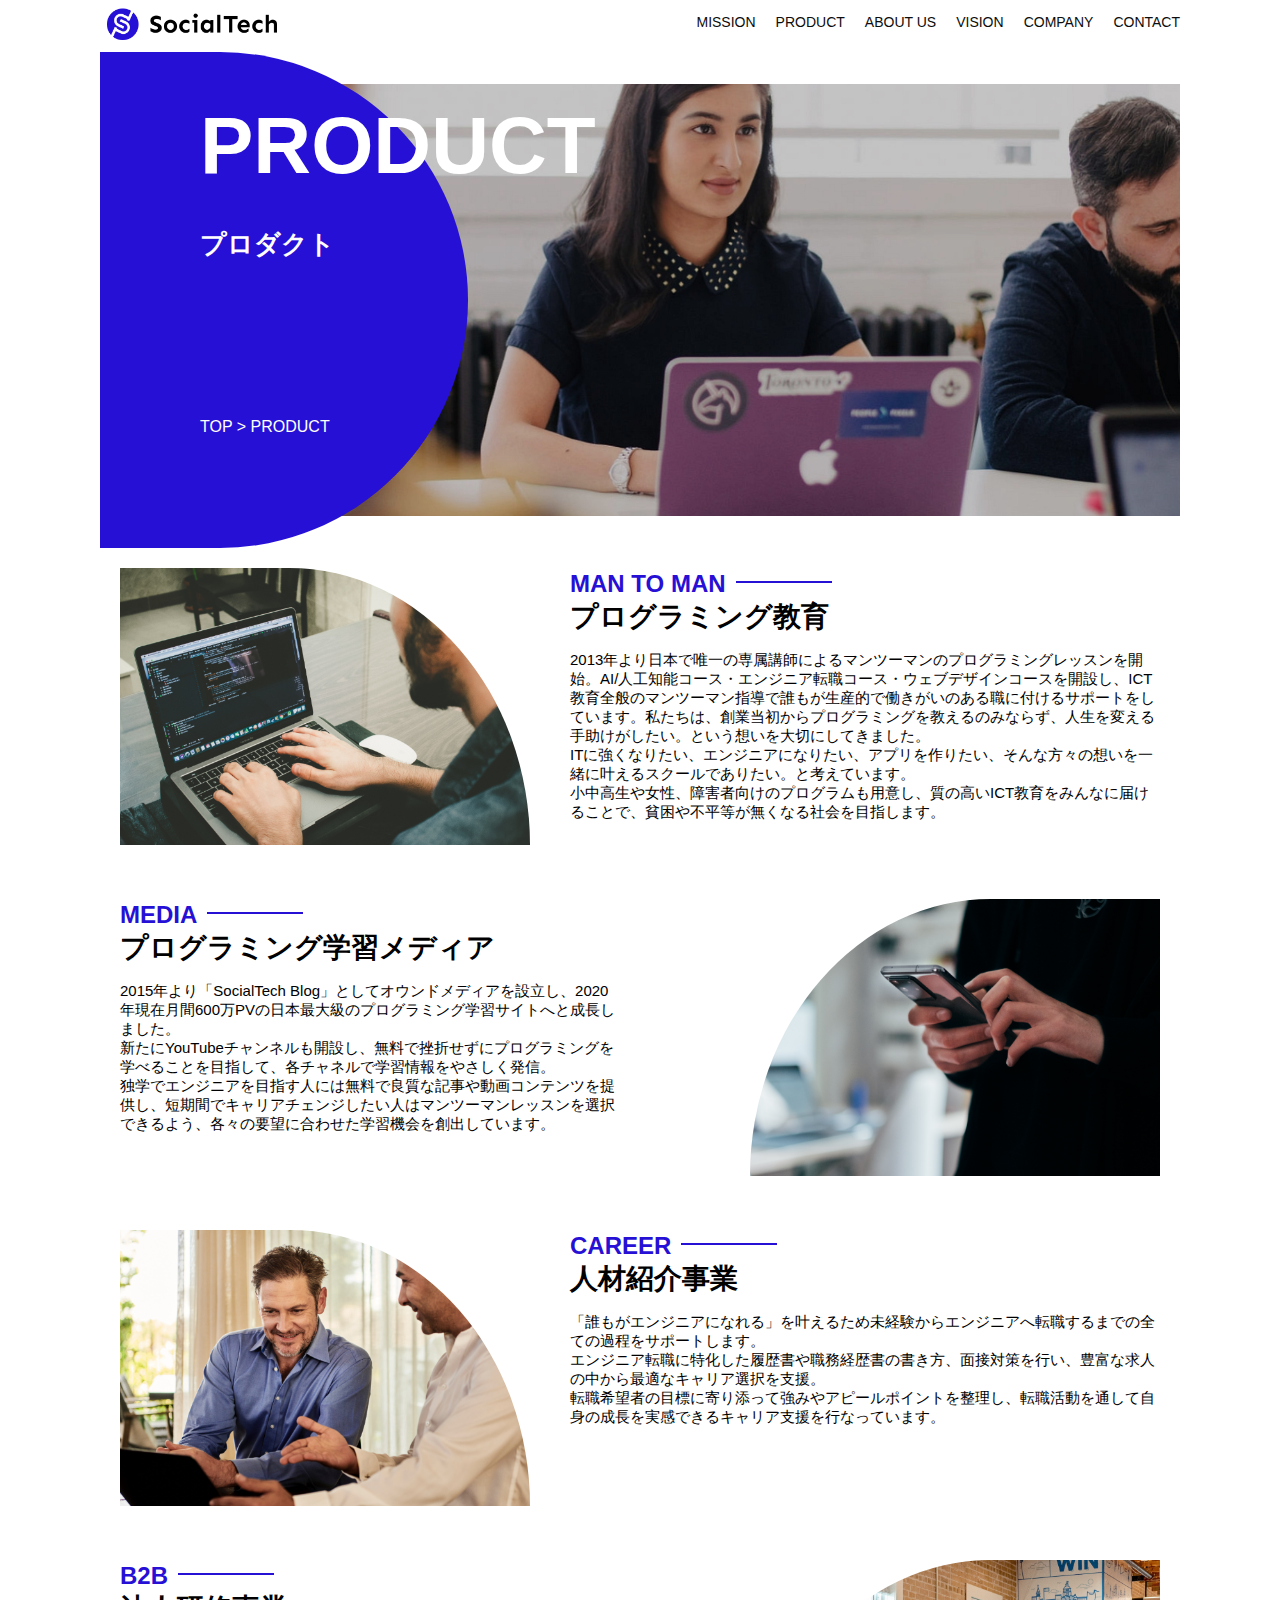
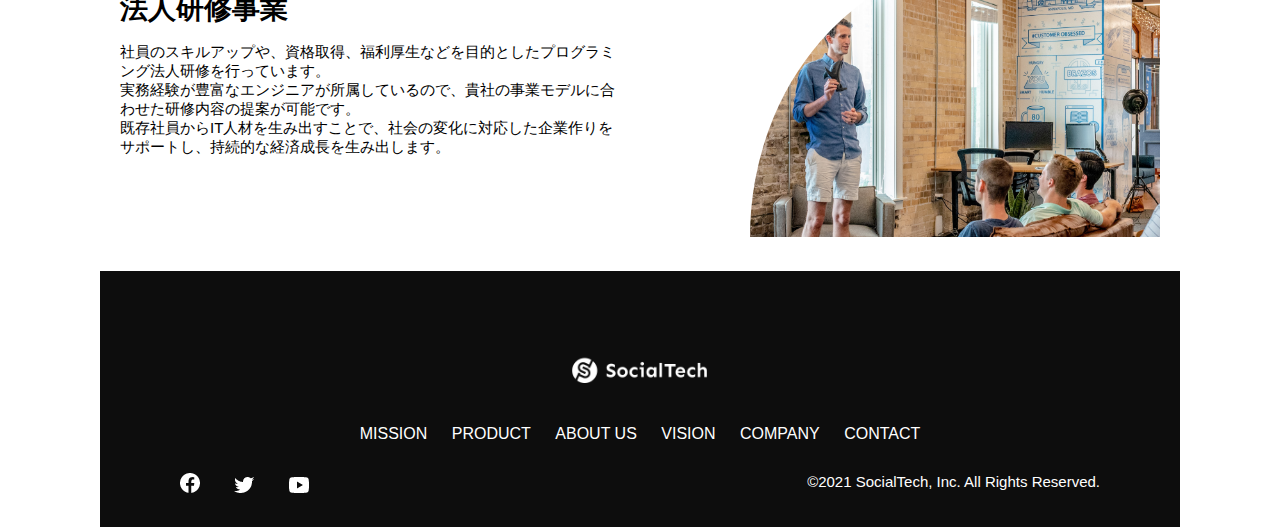
<file: product.html>
<!DOCTYPE html>
 <html>
   <head>
     <title>SocialTech -PRODUCT プロダクト-</title>
     <meta charset="utf-8">
     <meta name="description" content="SocialTechの4つのプロダクトを紹介します">
     <meta name="viewport" content="width=device-width, initial-scale=1.0">
     <link rel="stylesheet" href="style.css">
   </head>
 
   <body>
     <!-- ヘッダー -->
     <header>
       <!-- ロゴ -->
       <a href="index.html" id="logo">
         <img src="images/logo.png" alt="トップページに戻る">
       </a>
 
       <!-- PC用ナビゲーション -->
       <nav id="nav-pc">
         <ul>
           <li><a href="mission.html">MISSION</a></li>
           <li><a href="product.html">PRODUCT</a></li>
           <li><a href="index.html#aboutus">ABOUT US</a></li>
           <li><a href="index.html#vision">VISION</a></li>
           <li><a href="index.html#company">COMPANY</a></li>
           <li><a href="index.html#contact">CONTACT</a></li>
         </ul>
       </nav>
 
       <!-- スマホ用メニューボタン -->
       <button id="menu-sp" onclick="document.getElementById('nav-sp').style.display = 'block'">
         <img src="images/button-menu.png" alt="ナビゲーションを開く">
       </button>
 
       <!-- スマホ用ナビゲーション -->
       <div id="nav-sp">
         <button id="close" onclick="document.getElementById('nav-sp').style.display = 'none'">
           <img src="images/button-close.png" alt="ナビゲーションを閉じる">
         </button>
 
         <nav>
           <ul>
             <li>
               <a id="logo-sp" href="index.html" onclick="document.getElementById('nav-sp').style.display = 'none'"><img src="images/logo-sp.png" alt="トップページに戻る"></a>
             </li>
             <li><a class="menu" href="mission.html" onclick="document.getElementById('nav-sp').style.display = 'none'">MISSION</a></li>
             <li><a class="menu" href="product.html" onclick="document.getElementById('nav-sp').style.display = 'none'">PRODUCT</a></li>
             <li><a class="menu" href="index.html#aboutus" onclick="document.getElementById('nav-sp').style.display = 'none'">ABOUT US</a></li>
             <li><a class="menu" href="index.html#vision" onclick="document.getElementById('nav-sp').style.display = 'none'">VISION</a></li>
             <li><a class="menu" href="index.html#company" onclick="document.getElementById('nav-sp').style.display = 'none'">COMPANY</a></li>
             <li><a class="menu" href="index.html#contact" onclick="document.getElementById('nav-sp').style.display = 'none'">CONTACT</a></li>
           </ul>
         </nav>
         <div id="sns">
           <a href="https://www.facebook.com/sejuku2013">
             <img src="images/button-facebook.png" alt="Facebookのリンク">
          </a>
           <a href="https://twitter.com/samuraijuku">
             <img src="images/button-twitter.png" alt="Twitterのリンク">
           </a>
           <a href="https://www.youtube.com/channel/UCCFOQO5aDK0xXam4cUQXT8g">
             <img src="images/button-youtube.png" alt="YouTubeのリンク">
           </a>
         </div>
       </div>
     </header>
 
     <main>
       <article>
        <section id="product-main">
            <div class="product-main-inner">
                <div id="product-title">
                    <h1>PRODUCT<br><span>プロダクト</span></h1>
                    <p>TOP > PRODUCT</p>
                </div>
            </div>
        </section>

        <section class="product-section product-section-left">
            <div class="product-section-img">
                <img src="images/product/product-mantoman.png" alt="PCでコードを書く男性">
            </div>
            <div class="product-read">
                <h2 class="product-h2">MAN TO MAN</h2>
                <h3 class="product-h3">プログラミング教育</h3>
                <p>
                    2013年より日本で唯一の専属講師によるマンツーマンのプログラミングレッスンを開始。AI/人工知能コース・エンジニア転職コース・ウェブデザインコースを開設し、ICT教育全般のマンツーマン指導で誰もが生産的で働きがいのある職に付けるサポートをしています。私たちは、創業当初からプログラミングを教えるのみならず、人生を変える手助けがしたい。という想いを大切にしてきました。<br>ITに強くなりたい、エンジニアになりたい、アプリを作りたい、そんな方々の想いを一緒に叶えるスクールでありたい。と考えています。<br>小中高生や女性、障害者向けのプログラムも用意し、質の高いICT教育をみんなに届けることで、貧困や不平等が無くなる社会を目指します。
                </p>
            </div>
        </section>

        <section class="product-section product-section-right">
            <div class="product-read">
                <h2 class="product-h2">MEDIA</h2>
                <h3 class="product-h3">プログラミング学習メディア</h3>
                <p>2015年より「SocialTech Blog」としてオウンドメディアを設立し、2020年現在月間600万PVの日本最大級のプログラミング学習サイトへと成長しました。<br>新たにYouTubeチャンネルも開設し、無料で挫折せずにプログラミングを学べることを目指して、各チャネルで学習情報をやさしく発信。<br>独学でエンジニアを目指す人には無料で良質な記事や動画コンテンツを提供し、短期間でキャリアチェンジしたい人はマンツーマンレッスンを選択できるよう、各々の要望に合わせた学習機会を創出しています。</p>
            </div>
            <div class="product-section-img">
                <img src="images/product/product-media.png" alt="スマートフォンを操作する人">
            </div>
        </section>

        <section class="product-section product-section-left">
            <div class="product-section-img">
                <img src="images/product/product-career.png" alt="笑顔で話し合う2人の男性">
            </div>
            <div class="product-read">
                <h2 class="product-h2">CAREER</h2>
                <h3 class="product-h3">人材紹介事業</h3>
                <p>「誰もがエンジニアになれる」を叶えるため未経験からエンジニアへ転職するまでの全ての過程をサポートします。<br>エンジニア転職に特化した履歴書や職務経歴書の書き方、面接対策を行い、豊富な求人の中から最適なキャリア選択を支援。<br>転職希望者の目標に寄り添って強みやアピールポイントを整理し、転職活動を通して自身の成長を実感できるキャリア支援を行なっています。<br></p>
            </div>
        </section>

        <section class="product-section product-section-right">
            <div class="product-read">
                <h2 class="product-h2">B2B</h2>
                <h3 class="product-h3">法人研修事業</h3>
                <p>社員のスキルアップや、資格取得、福利厚生などを目的としたプログラミング法人研修を行っています。<br>実務経験が豊富なエンジニアが所属しているので、貴社の事業モデルに合わせた研修内容の提案が可能です。<br>既存社員からIT人材を生み出すことで、社会の変化に対応した企業作りをサポートし、持続的な経済成長を生み出します。</p>
           </div>
           <div class="product-section-img">
            <img src="images/product/product-b2b.png" alt="講演中の男性とそれを聴く人々">       
           </div>
        </section>

       </article>
     </main>
 
     <footer>
       <div id="footer-logo">
         <img src="images/logo-sp.png" alt="SocialTech">
       </div>
       <div id="footer-link">
         <a href="mission.html">MISSION</a>
         <a href="product.html">PRODUCT</a>
         <a href="index.html#aboutus">ABOUT US</a>
         <a href="index.html#vision">VISION</a>
         <a href="index.html#company">COMPANY</a>
         <a href="index.html#contact">CONTACT</a>
       </div>
       <div id="sns-footer">
         <div class="sns-btns">
           <a href="https://www.facebook.com/sejuku2013"><img src="images/button-facebook.png" alt="Facebookのリンク"></a>
           <a href="https://twitter.com/samuraijuku"><img src="images/button-twitter.png" alt="Twitterのリンク"></a>
           <a href="https://www.youtube.com/channel/UCCFOQO5aDK0xXam4cUQXT8g"><img src="images/button-youtube.png" alt="YouTubeのリンク"></a>
         </div>
         <p id="copyright">&copy;2021 SocialTech, Inc. All Rights Reserved.</p>
       </div>
     </footer>
     
   </body>
 </html>
</file>
<file: style.css>
/* PC、スマホ共通スタイル */
* {
    box-sizing: border-box;
}

p {font-size: 15px;

}

body {
    max-width: 1080px;
    margin: 0 auto 0 auto;
    font-family: "Source Sans Pro", "Hiragino Kaku Gothic ProN", Meiryo ,Arial,sans-serif;
}

/* ヘッダー */
header {
    display: flex;
    justify-content: space-between;
}

/* ナビゲーションのレイアウト */
#nav-pc{
    font-size: 14px;
}
#nav-pc ul{
    display: flex;
    padding-left: 0;
}
#nav-pc li{
    list-style: none;
}

/* ナビゲーションリンクの装飾設定 */
#nav-pc a{
    text-decoration: none;
    margin-left: 20px;
    color: #0d0d0d;
}
#nav-pc a:hover{
    text-decoration: underline;
}

 /*スマホ用ナビを非表示  */
 #nav-sp,
 #menu-sp{
    display: none;
 }


/* メインビジュアル */
#main-visual{
    position: relative;
    height: 470px;
}
#main-message{
    position: absolute;
    top,left: 0;
    background-color: #2710d5;
    color: #ffffff;
    border-radius: 0 0 476px 0;
    max-width: 620px;
    height: 100%;
    width: 100%;
    z-index: 11;
}
#main-message > h1{
    font-size: 60px;
    margin: 100px 0 0 50px;
}
#main-message > p {
    font-size: 28px;
    margin: 0 0 0 50px;
}
#main-visual > img {
    max-width: 620px;
    border-radius: 476px 0 0 0;
    position: absolute;
    top:0;
    right: 0;
    z-index: 10;
}

/* 見出し */
h2{
    margin: 40px 0 0 0;
}
h2::after{
    content: url("images/line.png");
    margin-left: 10px;
}
h3{
    font-size: 27px;
}
/* ミッション */
#mission{
    margin: 80px auto ;
}
#mission-flex{
    display: flex;
}
#mission-flex > div{
    width: 50%;
    margin: 20px;
}
#mission-photo{
    width: 100%;
}
#s2dgs{
    margin-top: 50px;
    width: 100%;
}

/* プロダクト */
#product{
    background-color: #fafafa;
    margin: 80px 0 80px 0;
    padding: 10px 40px 0px 40px;
}

/* 外枠 */
#product .product-flex{
    margin-top: 40px;
    display: flex;
}

/* 左のカラム */
#product-left{
    width: 50%;
    margin-right: 20px;
}

/* 右のカラム */
#product-right{
    width: 50%;
    margin-left: 20px;
    margin-top: 80px;
}

/* 画像＋説明の枠 */
#product-left > div{
    position: relative;
    height: 480px;
    margin-right: 20px;
}
#product-right > div{
    position: relative;
    height: 480px;
    margin-left: 20px;
}

/* 画像 */
 .product-photo{
    width: 100%;
}

/* 説明文の枠 */
.product-explain{
    background-color: #ffffff;
    position: absolute;
    left: 0;
    bottom: 50px;
    margin: 0 40px 0 40px;
    padding:  20px;
    box-shadow: 5px 5px 10px rgba(0, 0, 0, 0.05);
}

/* 説明文の英語 */
.product-explain > span{
    color: #2710d5;
    font-weight: bold;
    font-size: 16px;
    margin: 0;
}

/* 説明文の見出し */
.product-explain > h3{
    margin: 5px 0 5px 0;
}

/* 説明文 */
.product-explain > P{
    font-size: 14px;
    margin: 0;
}

/* もっとみるボタン */
#product-more{
    text-align: center;
}
#product-more a{
    position: relative;
    bottom: -42px;
}

/* ABOUT　US */
#aboutus{
    margin: 80px auto 80px auto;
}

/* 3つの組織文化と画像を入れる枠 */
#aboutus > div{
    display: flex;
}

/* 画像 */
.culture-img{
    width: 50%;
    align-self: flex-start;
}

/* Flexbox（フレックスボックス）内の要素は
align-self: flex-start;を指定すると上寄せになる */


.culture-img2{
    margin-top: 50px;
    width: 100%;
}

/* 3つの組織文化の表 */
.culture-table{
    margin-right: 50px;
}

/* 番号 */
.culture-num{
    font-size: 80px;
    color: #2710d5;
    padding: 0 20px 0 0;
}

/* 見出し */
.culture-table th{
    text-align: left;
    font-size: 28px;
    font-weight: bold;
}

/* 組織文化英語 */
.culture-en{
    color: #2710d5;
    font-size: 24px;
}

/* 説明文 */
.culture-description{
    margin: 0;
}

/* ビジョン */
#vision{
    margin: 80px auto 80px auto;
}

/* セクション内の外枠 */
#vision > div{
    display: flex;
    justify-content: space-between;
    flex-wrap: wrap;
}

/* 7つの行動指針の枠 */
.vision-box{
    width: 300px;
    height: 300px;
    margin-bottom: 30px;
    position: relative;
}

.vision-box > img{
    width: 100%;
    position: relative;
    z-index: 30;
}

.vision-box > div{
    position: absolute;
    top: 0;
    left: 0;
    z-index: 31;
    margin-right: 20px;
}

.vision-box > div > h4{
    color: #2710d5;
    font-size: 19px;
    margin: 80px 0 0 0;
}

.vision-box > div >h4::first-letter{
    font-size: 40px;
}

.vision-box > div >h5{
    font-size: 20px;
    margin: 0 0 0 0;
}

.vision-box > div >p{
    margin: 10px 0 0 0;
}

/* 会社概要 */
#company{
    margin: 80px auto 80px auto;
}

#company-table{
    width: 100%;
}

.tableheader{
    text-align: left;
    padding: 20px;
    border-bottom-color: #2710d5;
    border-bottom-width: 1px;
    border-bottom-style: solid;
    width: 100px;
}

.tableheader-first{
    border-top-color: #2710d5;
    border-top-width: 1px;
    border-top-style: solid;
}

.cell{
    padding: 30px;
    border-bottom-color: #ececec;
    border-bottom-width: 1px;
    border-bottom-style: solid;
}

.cell-first{
    border-top-color: #ececec;
    border-top-width: 1px;
    border-top-style: solid;
}

#company > iframe{
    width: 100%;
    height: 368px;
    margin-top: 40px;
}

/* お問い合わせ */
#contact{
    margin: 80px auto 80px auto;
}

/* 外枠 */
#contact > form > div{
    display: flex;
    flex-direction: row;
    flex-wrap: wrap;
    padding-bottom: 30px;
}
/* 左列の見出し */
.contact-heading{
    width: 240px;
    align-self: center;
}
/* 見出しのラベル */
.contact-label{
    font-weight: bold;
}

/* 必須 */
.contact-span{
    color: #ce2222;
    margin: 0 0 0 20px;
    font-weight: bold;
}

/* テキストボックス */
.contact-textbox{
    border-top: 0px;
    border-left: 0px;
    border-right: 0px;
    border-bottom-width: 1px;
    border-bottom-color: #707070;
    border-style: solid;
    background-color: #fafafa;
    width: 400px;
    height: 56px;   
}

/* お問い合わせ内容のテキストエリア */
.contact-textarea{
    border-top: 0;
    border-left: 0;
    border-right: 0;
    border-bottom-width: 1px;
    border-bottom-color: #707070;
    background-color: #fafafa;
    width: 400px;
    height: 200px;
}

/* 個人情報の取り扱い */
#contact dt{
    font-weight: bold;
}
#contact dd{
    margin: 0 0 16px 0;
}
#contact dd p {
    margin: 0;
}
#contact dd ul{
    padding-left: 0;
}
#contact dd li{
    margin-bottom: 0;
    list-style: none;
}

/* フッター */
footer{
    background-color: #0d0d0d;
    text-align: center;
    padding: 80px 80px 30px 80px;
}

#footer-logo{
    margin-bottom: 30px;
}

#footer-link{
    margin-bottom: 30px;
}

#footer-link > a{
    text-decoration: none;
    margin: 10px;
    color: #ffffff;
}

#footer-link > a:hover{
    text-decoration: underline;
}

#sns-footer{
    display: flex;
    justify-content: space-between;
    text-align: left;
}

#sns-footer a{
    margin-right: 30px;
}

#copyright{
    color: #ffffff;
    margin: 0;
}


/* mission.html用のスタイル */
/* ミッションのメインビジュアル */

.mission-main-inner{
    background-image: url(images/mission/mission-main.png);
    background-repeat: no-repeat;
    background-position-y: center;
}

#mission-title{
    background-color: #2710d5;
    width: 368px;
    color: #ffffff;
    height: 496px;
    border-radius: 0 248px 248px 0;
    position: relative;
}

#mission-title h1{
    position: absolute;
    top: 0;
    left: 100px;
    font-size: 80px;
    line-height: 1;
}


#mission-title h1 span{
    font-size: 26px;
}

#mission-title > p{
    position: absolute;
    top: 350px;
    left: 100px;
    font-size: 16px;
}

/* ミッションページ　S2DGsの設定 */
#mission-s2dgs{
    padding: 20px;
}

.mission-h2{
    color: #2710d5;
    font-size: 40px;
}

.mission-h2::after{
    content: none;
}

/* ミッションページ　5つのゴールの設定 */
#mission-five-goals{
    padding: 20px;
    display: flex;
}

#mission-five-goals .five-goals-image{
    width: 30%;
    padding: 20px;
}

#mission-five-goals .five-goals-image img{
    width: 100%;
}

#mission-five-goals .five-goals-read{
    width: 70%;
    padding: 20px;
}

#mission-five-goals .five-goals-read > div{
    margin-bottom: 40px;
}

.fivegoals-image-right{
    float: right;
    margin: 20px;
}

.fivegoals-image-left{
    float: left;
    margin: 20px;
}

.fivegoals-number{
    color: #2710d5;
    font-size: 48px;
    font-weight: bold;
    margin: 0;
}

.fivegoals-h3{
    font-size: 28px;
    margin: 0;
}

.fivegoals-p{
    margin: 0;
}

/* プロダクトページ */
.product-main-inner{
    background-image: url(images/product/product-main.png);
    background-repeat: no-repeat;
    background-position-y: center ;
}

#product-title{
    background-color: #2710d5;
    width: 368px;
    color: #ffffff;
    height: 496px;
    border-radius: 0 248px 248px 0;
    position: relative;
}

#product-title h1{
    position: absolute;
    top: 0;
    left: 100px;
    font-size: 80px;
    line-height: 1;
}

#product-title h1 span{
    font-size: 26px;
}

#product-title > p{
    position: absolute;
    top: 350px;
    left: 100px;
    font-size: 16px;
}

/* セクション */
.product-section{
    display: flex;
    padding: 20px 20px 0;
}

.product-section .product-section-img{
    width: 450px;
}

/* 左が画像のセクション */
.product-section-left .product-section-img img{
    width: 100%;
    padding: 0 40px 30px 0;
    border-radius: 0 432px 0 0;
}

.product-section-left .product-read{
    width: 50%;
    flex-grow: 1;
}

.product-section-left .product-read p{
    margin-bottom: 0;
}

/* 右が画像のセクション */
.product-section-right{
    justify-content: space-between;
}

.product-section-right .product-section-img img{
    width: 100%;
    padding: 0 0 30px 40px;
    border-radius: 432px 0 0 0;
}

.product-section-right .product-read{
    width: 500px;
}

.product-h2{
    color: #2710d5;
    font-size: 24px;
    margin: 0;
}

.product-h3{
    font-size: 28px;
    margin: 0;
}




/* =======================
スマートフォン用のスタイル 
=========================*/
@media screen and (max-width: 767px) {
     /* PCナビゲーション非表示 */
     #nav-pc{
        display: none;
     }

     /* ハンバーガーメニュー */
     #menu-sp{
        display: block;
        background-color: transparent;
        float: right;
        padding: 0;
        border: none;
     }

     /* スマホ用ナビゲーションの表示切替 */
     /* 初期状態、レイアウトと非表示設定 */
     #nav-sp{
        background-color: #2710d5;
        position: absolute;
        left: 0;
        top: 0;
        height: 100%;
        width: 100%;
        display: none;
        z-index: 100;
     }

     /* ×ボタン */
     #close{
        position: absolute;
        top: 20px;
        right: 20px;
        background-color: transparent;
        border: none;
     }

     #nav-sp nav ul {
        padding-left: 0;
     }

     #nav-sp nav li{
        list-style: none;
     }

     /* ナビゲーションメニュー用ロゴ */
     #logo-sp{
        margin: 80px 0 30px 20px;
     }

     /* ナビゲーションのリンクの装飾設定 */
     #nav-sp nav a{
        display: block;
        color: #ffffff;
     }

     #nav-sp nav a:hover{
        text-decoration: underline;
     }

     #nav-sp .menu{
        text-decoration: none;
        margin: 0 20px 0 20px;
        height: 44px;
        font-size: 16px;
        background-image: url(images/arrow.png);
        background-repeat: no-repeat;
        background-position: right top;
     }

     #sns{
        position: absolute;
        bottom: 20px;
        left: 20px;
     }

     #sns > a{
        margin-right: 30px;
     }

    /* メインビジュアル */
    #main-visual{
        position: relative;
        height: 470px;
        overflow: visible;
    }
/*  overflow: hidden;
overflowプロパティとは、
「領域内に入りきらない要素をどのように表示するか」
を指定するプロパティです。
初期値のvisibleだとはみ出た部分が表示されますが、
hiddenという値を指定すると、
はみ出た部分が非表示になります。*/

    #main-visual > div{
        text-align: center;
        height: 280px;
    }

    #main-visual h1{
        font-size: 28px;
        margin: 90px 0 0 0;
    }

    #main-visual > div > p{
        margin: 0;
        font-size: 15px;
    } 

    #main-visual > img{
        width: 100%;
        border-radius: 476px 0 0 0;
        top: auto;
        bottom: 0;
    }

    /* 見出し */
    h2{
        margin: 15px 0 15px 0;
    }

    h3{
        font-size: 24px;
        margin: 10px 0 0 0;
    }

    /* ミッション */
    #mission{
        margin: 20px 0 20px 0;
        padding: 0 20px 0 20px;
    }

    #mission-flex{
        flex-direction: column;
    }

    #mission-flex > div{
        width: 100%;
        margin: 0;
    }

    /* プロダクト */
    #product{
        margin: 0;
        padding: 10px 20px 0 20px;
    }

    /* 外枠 */
    #product .product-flex{
        flex-direction: column;
        margin-top: 0;
    }

    /* 左右のカラム　スマホでは縦並び */
    #product-left,
    #product-right{
        width: 100%;
        margin: 0;
    }

    /* 画像+説明の枠 */
    #product-left > div,
    #product-right > div{
        height: auto;
        margin: 0;
    }

    /* 説明分の枠 */
    .product-explain{
        position: relative;
        margin: 0;
    }

    .product-explain > h3{
        margin: 10px 0 10px 0;
        font-size: 24px;
    }

    /* もっと見るボタン */
    #product-more{
        text-align: left;
    }

    /* ABOUT　US */
    #aboutus{
        margin: 80px 20px 80px 20px;
    }

    #aboutus > div{
        flex-direction: column;
    }

    .culture-table th{
        font-size: 16px;
    }

    .culture-table{
        margin-right: 0;
        padding-right: 20px;
        order: 2;
    }

    .culture-img{
        width: 100%;
        order: 1;
    }

    .culture-img2{
        margin-top: 0;
    }

    .culture-description{
        margin: 0;
    }

    /* ビジョン */
    #vision{
        margin: 80px 20px 80px 20px;
    }

    .vision-box > img{
        position: absolute;
        top: 0;
        left: 0;
    }

    .vision-box > div > h4{
        margin: 60px 0 0 0;
    }

    /* 会社概要 */
    #company{
        margin: 0 20xp 0 20px;
    }

    #comoany > h3{
        margin-bottom: 20px;
    }

    .tableheader{
        width: 20px;
    }

    #company > iframe{
        height: 240px;
    }

     /* お問い合わせ */
     #contact{
        margin: 80px 20px 80px 20px;
     }

     #contact > h3{
        margin-bottom: 20px;
     }

     #contact > form > div{
        flex-direction: column;
        margin-bottom: 20px;
     }

     .contact-heading{
        align-self: auto;
        margin-bottom: 20px;
     }

     .contact-textbox{
        min-width: 300px;
        width: 100%;
     }

     .contact-textarea{
        height: 150px;
        width: 100%;
     }

     .radiobutton{
        margin-bottom: 20px;
     }
    /* フッター */
    footer{
        padding: 30px 20px 50px 20px;
        text-align: left;
    }

    #footer-link > a{
        margin: 0 20px 30px 0;
        display: block;
        background-image: url(images/arrow.png);
        background-repeat: no-repeat;
        background-position: right top;
    }

    #footer-link > a:hover{
        text-decoration: underline;
    }

    #sns-footer{
        flex-direction: column;
        justify-content: flex-start;
    }

    #copyright{
        font-size: 12px;
        margin-top: 30px;
    }


/* mission.html用のスタイル */
/*  ミッションのメインビジュアル */
     #mission-main{
        height: 256px;
        margin-top: 4%;
        position: relative;
     }

     .mission-main-inner{
        height: 80%;
        background-size: cover;
     }

     #mission-title{
        width: 136px;
        height: 256px;
        position: absolute;
        top: -10%;
     }

    #mission-title h1{
        left: 20px;
        font-size: 40px;
     }

     #mission-title h1 span{
         font-size: 18px;
     }

     #mission-title > p{
        top: 180px;
        left: 20px;
        font-size: 13px;
     }

     /* ミッションページ　S2DGSの設定 */
     .mission-h2{
        font-size: 38px;
        margin: 0px;
     }

     .mission-h2::after{
        content: none;
     }

     #mission-s2dgs > img{
        width: 100%;
     }

     /* ミッションページ　5つのゴールの設定 */
     #mission-five-goals{
        flex-direction: column;
     }

     #mission-five-goals > div{
        padding: 0;
     }

     #mission-five-goals .five-goals-image,
     #mission-five-goals .five-goals-read{
        width: 100%;
        padding: 0;
     }

     #mission-five-goals .five-goals-read > div{
        display: flex;
        flex-direction: column;
     }

     .fivegoals-image-right,
     .fivegoals-image-left{
        align-self: center;
     }

     /* プロダクトページ */
     #product-main{
        height: 256px;
        margin-top: 4%;
        position: relative;
     }

     .product-main-inner{
        height: 80%;
        background-size: cover;
     }

     #product-title{
        width: 136px;
        height: 256px;
        position: absolute;
        top: -10%;
     }

     #product-title h1{
        left: 20px;
        font-size: 40px;
     }

     #product-title h1 span{
        font-size: 18px;
     }

     #product-title > p{
        top: 180px;
        left: 20px;
        font-size: 13px;
     }

     /* セクション */
     .product-section{
        flex-direction: column;
     }

     .product-section .product-section-img{
        width: 100%;
     }

     .product-section .product-section-img img{
        width: 100%;
        padding: 0;
     }

     /* 左が画像のセクション */
     .product-section-left .product-section-img img{
        border-radius: 0 300px 0 0;
     }

     .product-section-left .product-read{
        width: 100%;
        flex-grow: 1;
     }

     /* 右が画像のセクション */
     .product-section-right .product-section-img{
        order: 1;
        border-radius: 300px 0 0 0;
     }

     .product-section-right .product-read{
        order: 2;
        width: 100%;
     }
    }
</file>
